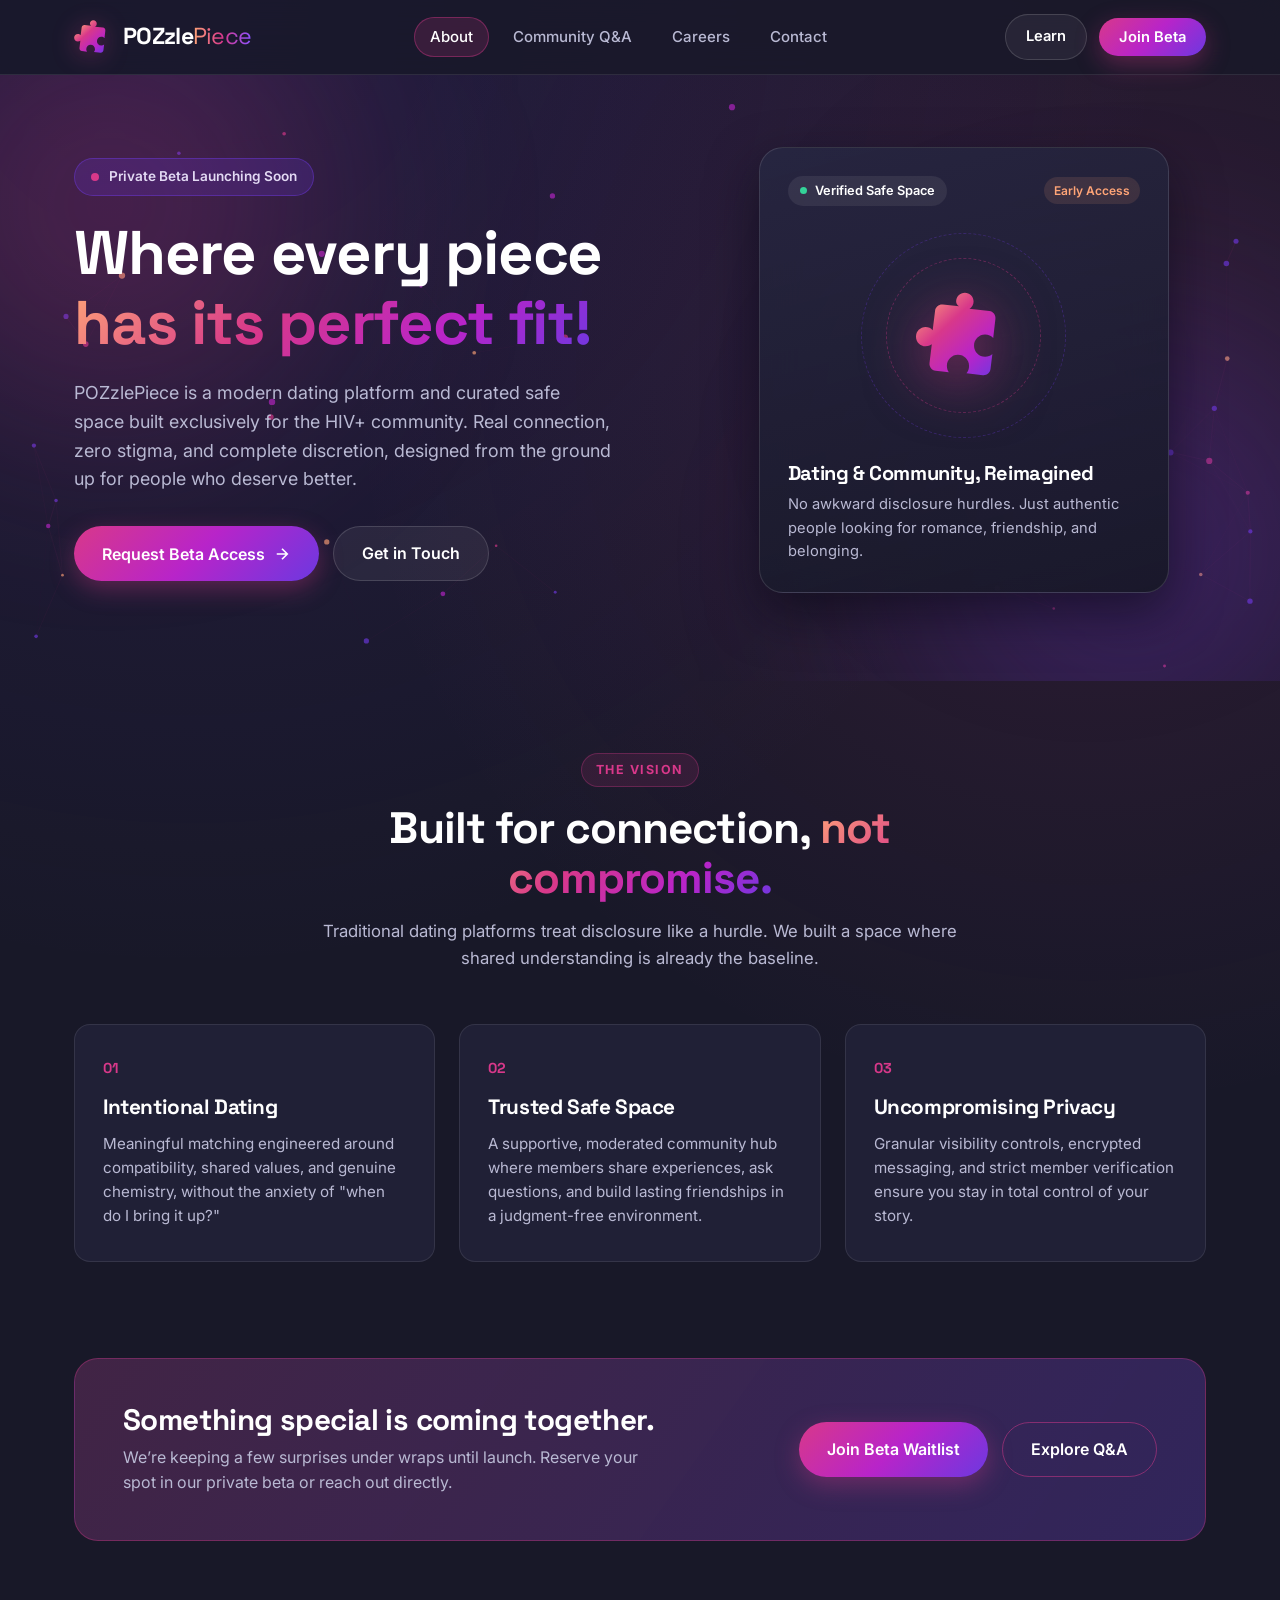
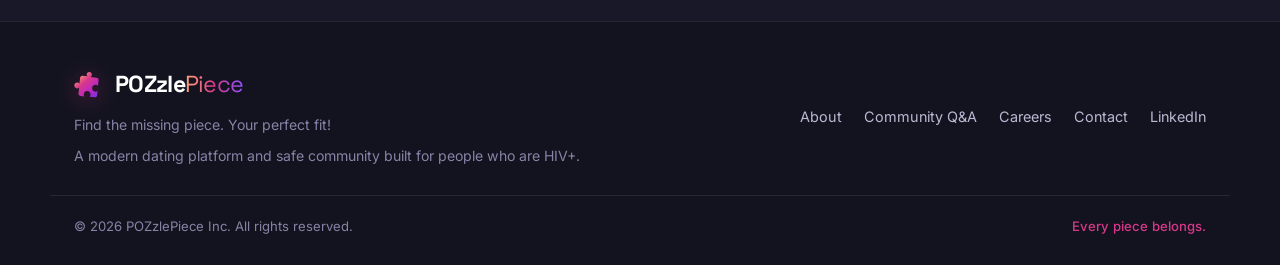
<file: index.html>
<!DOCTYPE html>
<html lang="en">
<head>
  <meta charset="UTF-8" />
  <meta name="viewport" content="width=device-width, initial-scale=1.0" />
  <title>POZzlePiece — About & Community</title>
  <link rel="preconnect" href="https://fonts.googleapis.com" />
  <link rel="preconnect" href="https://fonts.gstatic.com" crossorigin />
  <link href="https://fonts.googleapis.com/css2?family=Inter:wght@300;400;500;600;700;800&family=Space+Grotesk:wght@600;700&display=swap" rel="stylesheet" />
  <link rel="stylesheet" href="styles.css" />
</head>
<body>

  <!-- Navigation -->
  <header class="site-header" id="siteHeader">
    <div class="nav-inner">
      <a href="index.html" class="brand" aria-label="POZzlePiece Home">
        <svg class="brand-icon" viewBox="0 0 110 105" fill="none" xmlns="http://www.w3.org/2000/svg">
          <defs>
            <linearGradient id="puzzleGrad" x1="15" y1="8" x2="92" y2="96" gradientUnits="userSpaceOnUse">
              <stop offset="0%" stop-color="#FFA577" />
              <stop offset="35%" stop-color="#D8388A" />
              <stop offset="72%" stop-color="#B824C9" />
              <stop offset="100%" stop-color="#6D38E0" />
            </linearGradient>
          </defs>
          <path d="M46 14C46 8.5 50.5 4 56 4C61.5 4 66 8.5 66 14C66 17.5 64.1 20.6 61.3 22.3L84 25C88.4 25.5 91.5 29.5 91 33.9L88.5 56C86.2 53.5 82.9 52 79.2 52C72.2 52 66.5 57.7 66.5 64.7C66.5 71.7 72.2 77.4 79.2 77.4C82.4 77.4 85.3 76.2 87.5 74.2L85.4 91.5C84.9 95.9 80.9 99 76.5 98.5L57.8 96.3C59.7 94 60.8 91.1 60.8 87.9C60.8 80.9 55.1 75.2 48.1 75.2C41.1 75.2 35.4 80.9 35.4 87.9C35.4 90.6 36.3 93.1 37.7 95.2L22.5 93.4C18.1 92.9 15 88.9 15.5 84.5L18.1 63.2C16.1 64.6 13.7 65.4 11 65.4C4.9 65.4 0 60.5 0 54.4C0 48.3 4.9 43.4 11 43.4C14.2 43.4 17.1 44.8 19.1 47L21.9 24.5C22.4 20.1 26.4 17 30.8 17.5L49.5 19.7C47.3 18.1 46 16.2 46 14Z" fill="url(#puzzleGrad)"/>
        </svg>
        <div class="brand-wordmark">
          <span class="brand-poz">POZzle</span><span class="brand-piece">Piece</span>
        </div>
      </a>

      <nav class="nav-links" id="navLinks">
        <a href="index.html" class="nav-link active">About</a>
        <a href="qa.html" class="nav-link">Community Q&amp;A</a>
        <a href="careers.html" class="nav-link">Careers</a>
        <a href="contact.html" class="nav-link">Contact</a>
        <a class="btn btn-glass" id="btn-mobile" href="https://yourperfectfit.gumroad.com/">Learn</a>
        <button class="btn btn-primary" id="btn-mobile" data-open-beta>Join Beta</button>
      </nav>

      <div class="nav-actions">
        <a class="btn btn-glass" id="btn-desktop" href="https://yourperfectfit.gumroad.com/">Learn</a>
        <button class="btn btn-primary" id="btn-desktop" data-open-beta>Join Beta</button>
        <button class="mobile-toggle" id="mobileToggle" aria-label="Toggle Menu">
          <span></span>
          <span></span>
          <span></span>
        </button>
      </div>
    </div>
  </header>

  <main>
    <div class="hero">
      <canvas id="constellationCanvas"></canvas>
      <div class="hero-glow glow-1"></div>
      <div class="hero-glow glow-2"></div>

      <div class="container hero-grid">
        <div class="hero-copy reveal">
          <div class="eyebrow">
            <span class="pulse-dot"></span>
            Private Beta Launching Soon
          </div>
          <h1>Where every piece <span class="gradient-text">has its perfect fit!</span></h1>
          <p class="hero-subtitle">
            POZzlePiece is a modern dating platform and curated safe space built exclusively for the HIV+ community. Real connection, zero stigma, and complete discretion, designed from the ground up for people who deserve better.
          </p>
          <div class="hero-cta-group">
            <button class="btn btn-primary btn-lg" data-open-beta>
              Request Beta Access
              <svg width="18" height="18" viewBox="0 0 24 24" fill="none" stroke="currentColor" stroke-width="2.2"><path d="M5 12h14M12 5l7 7-7 7"/></svg>
            </button>
            <a href="contact.html" class="btn btn-glass btn-lg">Get in Touch</a>
          </div>
        </div>

        <div class="hero-visual reveal">
          <div class="showcase-card main-card">
            <div class="card-top-bar">
              <div class="status-pill"><span class="dot"></span> Verified Safe Space</div>
              <span class="chip">Early Access</span>
            </div>
            <div class="puzzle-emblem-wrap">
              <div class="orbit-ring ring-1"></div>
              <div class="orbit-ring ring-2"></div>
              <svg class="center-puzzle" viewBox="0 0 110 105" fill="none">
                <defs>
                  <linearGradient id="heroPuzzleGrad" x1="10" y1="5" x2="95" y2="98" gradientUnits="userSpaceOnUse">
                    <stop offset="0%" stop-color="#FFA577" />
                    <stop offset="35%" stop-color="#D8388A" />
                    <stop offset="70%" stop-color="#B824C9" />
                    <stop offset="100%" stop-color="#6D38E0" />
                  </linearGradient>
                </defs>
                <path d="M46 14C46 8.5 50.5 4 56 4C61.5 4 66 8.5 66 14C66 17.5 64.1 20.6 61.3 22.3L84 25C88.4 25.5 91.5 29.5 91 33.9L88.5 56C86.2 53.5 82.9 52 79.2 52C72.2 52 66.5 57.7 66.5 64.7C66.5 71.7 72.2 77.4 79.2 77.4C82.4 77.4 85.3 76.2 87.5 74.2L85.4 91.5C84.9 95.9 80.9 99 76.5 98.5L57.8 96.3C59.7 94 60.8 91.1 60.8 87.9C60.8 80.9 55.1 75.2 48.1 75.2C41.1 75.2 35.4 80.9 35.4 87.9C35.4 90.6 36.3 93.1 37.7 95.2L22.5 93.4C18.1 92.9 15 88.9 15.5 84.5L18.1 63.2C16.1 64.6 13.7 65.4 11 65.4C4.9 65.4 0 60.5 0 54.4C0 48.3 4.9 43.4 11 43.4C14.2 43.4 17.1 44.8 19.1 47L21.9 24.5C22.4 20.1 26.4 17 30.8 17.5L49.5 19.7C47.3 18.1 46 16.2 46 14Z" fill="url(#heroPuzzleGrad)"/>
              </svg>
            </div>
            <div class="card-caption">
              <h3>Dating &amp; Community, Reimagined</h3>
              <p>No awkward disclosure hurdles. Just authentic people looking for romance, friendship, and belonging.</p>
            </div>
          </div>
        </div>
      </div>
    </div>

    <!-- The Vision Section -->
    <div class="section container">
      <div class="section-header reveal">
        <span class="section-tag">The Vision</span>
        <h2>Built for connection, <span class="gradient-text">not compromise.</span></h2>
        <p>Traditional dating platforms treat disclosure like a hurdle. We built a space where shared understanding is already the baseline.</p>
      </div>

      <div class="pillars-grid">
        <article class="pillar-card reveal">
          <div class="pillar-num">01</div>
          <h3>Intentional Dating</h3>
          <p>Meaningful matching engineered around compatibility, shared values, and genuine chemistry, without the anxiety of "when do I bring it up?"</p>
        </article>

        <article class="pillar-card reveal">
          <div class="pillar-num">02</div>
          <h3>Trusted Safe Space</h3>
          <p>A supportive, moderated community hub where members share experiences, ask questions, and build lasting friendships in a judgment-free environment.</p>
        </article>

        <article class="pillar-card reveal">
          <div class="pillar-num">03</div>
          <h3>Uncompromising Privacy</h3>
          <p>Granular visibility controls, encrypted messaging, and strict member verification ensure you stay in total control of your story.</p>
        </article>
      </div>
    </div>

    <!-- Teaser Banner -->
    <div class="container reveal">
      <div class="cta-banner">
        <div class="cta-banner-text">
          <h2>Something special is coming together.</h2>
          <p>We’re keeping a few surprises under wraps until launch. Reserve your spot in our private beta or reach out directly.</p>
        </div>
        <div class="cta-banner-actions">
          <button class="btn btn-primary btn-lg" data-open-beta>Join Beta Waitlist</button>
          <a href="qa.html" class="btn btn-outline btn-lg">Explore Q&amp;A</a>
        </div>
      </div>
    </div>
  </main>

  <!-- Footer -->
  <footer class="site-footer">
    <div class="container footer-inner">
      <div class="footer-brand">
        <a href="index.html" class="brand">
          <svg class="brand-icon small" viewBox="0 0 110 105" fill="none">
            <defs>
              <linearGradient id="footerPuzzleGrad" x1="15" y1="8" x2="92" y2="96" gradientUnits="userSpaceOnUse">
                <stop offset="0%" stop-color="#FFA577" />
                <stop offset="35%" stop-color="#D8388A" />
                <stop offset="72%" stop-color="#B824C9" />
                <stop offset="100%" stop-color="#6D38E0" />
              </linearGradient>
            </defs>
            <path d="M46 14C46 8.5 50.5 4 56 4C61.5 4 66 8.5 66 14C66 17.5 64.1 20.6 61.3 22.3L84 25C88.4 25.5 91.5 29.5 91 33.9L88.5 56C86.2 53.5 82.9 52 79.2 52C72.2 52 66.5 57.7 66.5 64.7C66.5 71.7 72.2 77.4 79.2 77.4C82.4 77.4 85.3 76.2 87.5 74.2L85.4 91.5C84.9 95.9 80.9 99 76.5 98.5L57.8 96.3C59.7 94 60.8 91.1 60.8 87.9C60.8 80.9 55.1 75.2 48.1 75.2C41.1 75.2 35.4 80.9 35.4 87.9C35.4 90.6 36.3 93.1 37.7 95.2L22.5 93.4C18.1 92.9 15 88.9 15.5 84.5L18.1 63.2C16.1 64.6 13.7 65.4 11 65.4C4.9 65.4 0 60.5 0 54.4C0 48.3 4.9 43.4 11 43.4C14.2 43.4 17.1 44.8 19.1 47L21.9 24.5C22.4 20.1 26.4 17 30.8 17.5L49.5 19.7C47.3 18.1 46 16.2 46 14Z" fill="url(#footerPuzzleGrad)"/>
          </svg>
          <div class="brand-wordmark">
            <span class="brand-poz">POZzle</span><span class="brand-piece">Piece</span>
          </div>
        </a>
        <p>Find the missing piece. Your perfect fit!</p>
        <p>A modern dating platform and safe community built for people who are HIV+.</p>
      </div>

      <div class="footer-links">
        <a href="index.html">About</a>
        <a href="qa.html">Community Q&amp;A</a>
        <a href="careers.html">Careers</a>
        <a href="contact.html">Contact</a>
        <a href="https://www.linkedin.com/company/pozzlepiece-inc/" target="_blank" rel="noopener noreferrer">LinkedIn</a>
      </div>
    </div>
    <div class="container footer-bottom">
      <span>&copy; 2026 POZzlePiece Inc. All rights reserved.</span>
      <span class="footer-tagline">Every piece belongs.</span>
    </div>
  </footer>

  <!-- Beta Signup Modal -->
  <div class="modal-backdrop" id="betaModal" aria-hidden="true">
    <div class="modal-card" role="dialog" aria-modal="true" aria-labelledby="betaModalTitle">
      <button class="modal-close" id="closeBetaModal" aria-label="Close modal">&times;</button>
      <div class="modal-header">
        <span class="section-tag">Early Access</span>
        <h2 id="betaModalTitle">Join the <span class="gradient-text">POZzlePiece</span> Beta</h2>
        <p>Be among the first to experience a safe, stigma-free space built for real connection.</p>
      </div>
      <form id="betaForm">
        <div class="form-group">
          <label for="betaName">First Name or Alias *</label>
          <input type="text" id="betaName" required placeholder="How should we greet you?" />
        </div>
        <div class="form-group">
          <label for="betaEmail">Email Address *</label>
          <input type="email" id="betaEmail" required placeholder="you@example.com" />
        </div>
        <div class="form-row">
          <div class="form-group">
            <label for="betaPlatform">Preferred Device</label>
            <select id="betaPlatform">
              <option value="iOS">iOS (iPhone)</option>
              <option value="Android">Android</option>
              <option value="Web">Web App</option>
            </select>
          </div>
          <div class="form-group">
            <label for="betaCity">City / Region</label>
            <input type="text" id="betaCity" placeholder="e.g., New York, LA, Remote" />
          </div>
        </div>
        <div class="form-group">
          <label for="betaInterest">What excites you most?</label>
          <select id="betaInterest">
            <option value="Dating & Relationships">Dating &amp; Relationships</option>
            <option value="Community & Friendships">Community &amp; Friendships</option>
            <option value="Both">Both Dating &amp; Community</option>
          </select>
        </div>
        <button type="submit" class="btn btn-primary btn-full btn-lg">Reserve My Spot</button>
        <p class="privacy-note">100% confidential. We never share or sell your information.</p>
      </form>
    </div>
  </div>

  <div class="toast" id="toast" role="status" aria-live="polite"></div>
  <script src="script.js"></script>
</body>
</html>
</file>
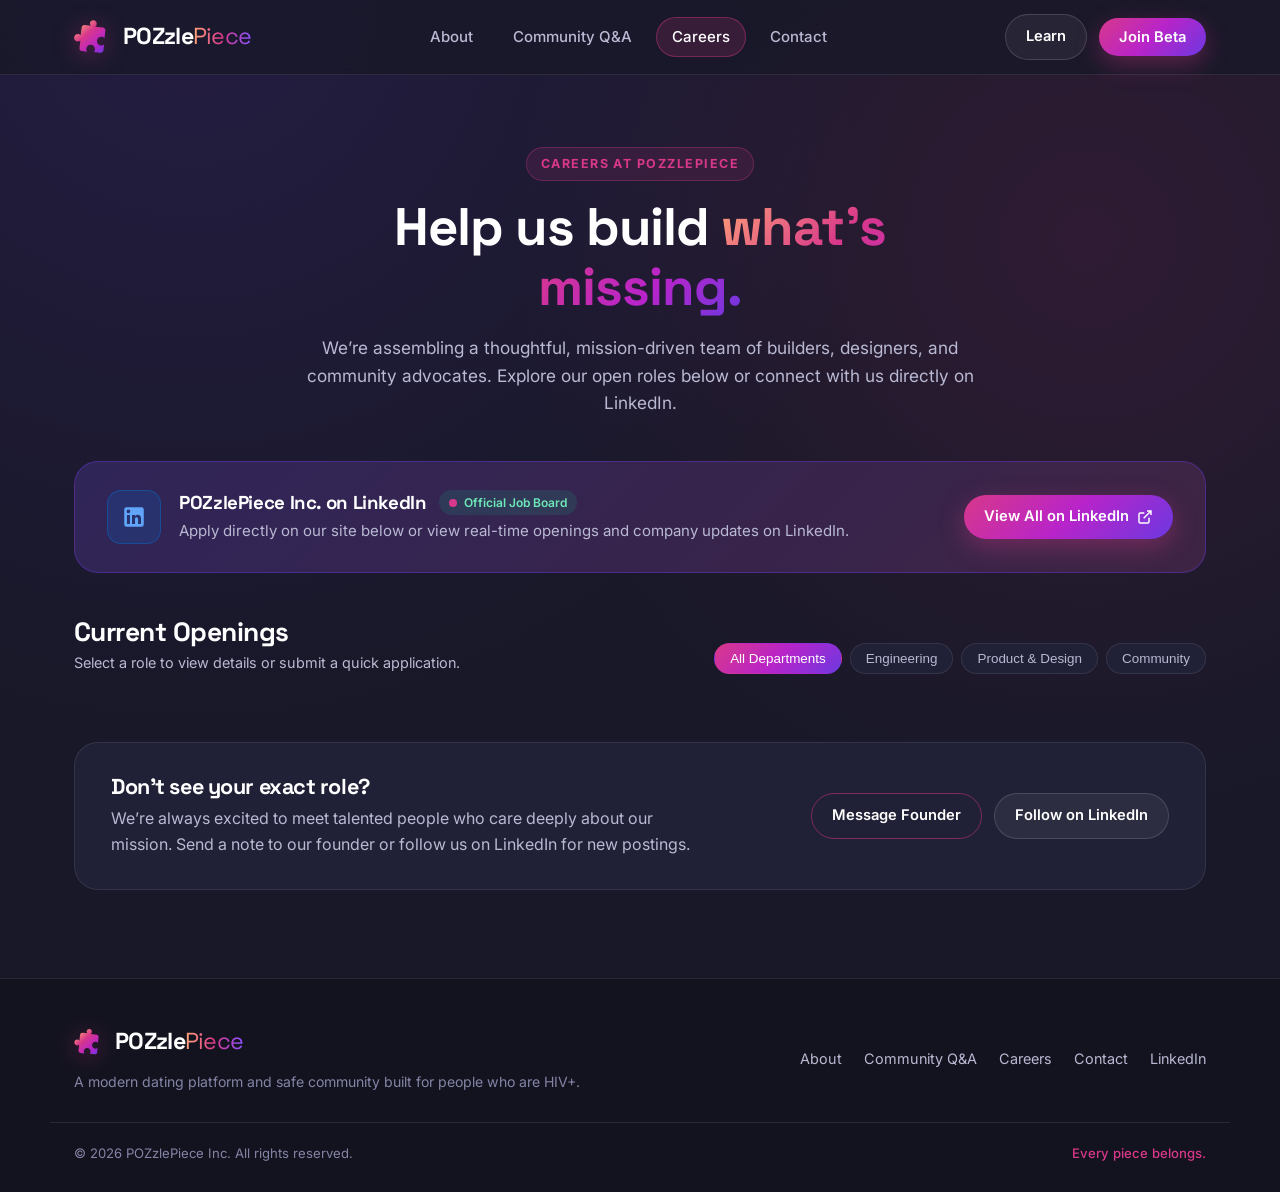
<file: careers.html>
<!DOCTYPE html>
<html lang="en">
<head>
  <meta charset="UTF-8" />
  <meta name="viewport" content="width=device-width, initial-scale=1.0" />
  <title>POZzlePiece — Careers</title>
  <link rel="preconnect" href="https://fonts.googleapis.com" />
  <link rel="preconnect" href="https://fonts.gstatic.com" crossorigin />
  <link href="https://fonts.googleapis.com/css2?family=Inter:wght@300;400;500;600;700;800&family=Space+Grotesk:wght@600;700&display=swap" rel="stylesheet" />
  <link rel="stylesheet" href="styles.css" />
</head>
<body>

  <!-- Navigation -->
  <header class="site-header" id="siteHeader">
    <div class="nav-inner">
      <a href="index.html" class="brand" aria-label="POZzlePiece Home">
        <svg class="brand-icon" viewBox="0 0 110 105" fill="none" xmlns="http://www.w3.org/2000/svg">
          <defs>
            <linearGradient id="puzzleGrad" x1="15" y1="8" x2="92" y2="96" gradientUnits="userSpaceOnUse">
              <stop offset="0%" stop-color="#FFA577" />
              <stop offset="35%" stop-color="#D8388A" />
              <stop offset="72%" stop-color="#B824C9" />
              <stop offset="100%" stop-color="#6D38E0" />
            </linearGradient>
          </defs>
          <path d="M46 14C46 8.5 50.5 4 56 4C61.5 4 66 8.5 66 14C66 17.5 64.1 20.6 61.3 22.3L84 25C88.4 25.5 91.5 29.5 91 33.9L88.5 56C86.2 53.5 82.9 52 79.2 52C72.2 52 66.5 57.7 66.5 64.7C66.5 71.7 72.2 77.4 79.2 77.4C82.4 77.4 85.3 76.2 87.5 74.2L85.4 91.5C84.9 95.9 80.9 99 76.5 98.5L57.8 96.3C59.7 94 60.8 91.1 60.8 87.9C60.8 80.9 55.1 75.2 48.1 75.2C41.1 75.2 35.4 80.9 35.4 87.9C35.4 90.6 36.3 93.1 37.7 95.2L22.5 93.4C18.1 92.9 15 88.9 15.5 84.5L18.1 63.2C16.1 64.6 13.7 65.4 11 65.4C4.9 65.4 0 60.5 0 54.4C0 48.3 4.9 43.4 11 43.4C14.2 43.4 17.1 44.8 19.1 47L21.9 24.5C22.4 20.1 26.4 17 30.8 17.5L49.5 19.7C47.3 18.1 46 16.2 46 14Z" fill="url(#puzzleGrad)"/>
        </svg>
        <div class="brand-wordmark">
          <span class="brand-poz">POZzle</span><span class="brand-piece">Piece</span>
        </div>
      </a>

      <nav class="nav-links" id="navLinks">
        <a href="index.html" class="nav-link">About</a>
        <a href="qa.html" class="nav-link">Community Q&amp;A</a>
        <a href="careers.html" class="nav-link active">Careers</a>
        <a href="contact.html" class="nav-link">Contact</a>
        <a class="btn btn-glass" id="btn-mobile" href="https://yourperfectfit.gumroad.com/">Learn</a>
        <button class="btn btn-primary" id="btn-mobile" data-open-beta>Join Beta</button>
      </nav>

      <div class="nav-actions">
        <a class="btn btn-glass" id="btn-desktop" href="https://yourperfectfit.gumroad.com/">Learn</a>
        <button class="btn btn-primary" id="btn-desktop" data-open-beta>Join Beta</button>
        <button class="mobile-toggle" id="mobileToggle" aria-label="Toggle Menu">
          <span></span>
          <span></span>
          <span></span>
        </button>
      </div>
    </div>
  </header>

  <main>
    <div class="page-hero container">
      <span class="section-tag">Careers at POZzlePiece</span>
      <h1>Help us build <span class="gradient-text">what’s missing.</span></h1>
      <p>We’re assembling a thoughtful, mission-driven team of builders, designers, and community advocates. Explore our open roles below or connect with us directly on LinkedIn.</p>
    </div>

    <div class="container">
      <!-- LinkedIn Sync Banner -->
      <div class="linkedin-banner">
        <div class="li-left">
          <div class="li-icon-box">
            <svg width="26" height="26" viewBox="0 0 24 24" fill="currentColor"><path d="M19 3a2 2 0 0 1 2 2v14a2 2 0 0 1-2 2H5a2 2 0 0 1-2-2V5a2 2 0 0 1 2-2h14m-.5 15.5v-5.3a3.26 3.26 0 0 0-3.26-3.26c-.85 0-1.84.52-2.28 1.3v-1.11h-2.79v8.37h2.79v-4.93c0-.77.62-1.4 1.39-1.4a1.4 1.4 0 0 1 1.4 1.4v4.93h2.75M6.88 8.56a1.68 1.68 0 0 0 1.68-1.68c0-.93-.75-1.69-1.68-1.69a1.69 1.69 0 0 0-1.69 1.69c0 .93.76 1.68 1.69 1.68m1.39 9.94v-8.37H5.5v8.37h2.77z"/></svg>
          </div>
          <div>
            <div class="li-title-row">
              <h3>POZzlePiece Inc. on LinkedIn</h3>
              <span class="live-badge"><span class="pulse-dot"></span> Official Job Board</span>
            </div>
            <p>Apply directly on our site below or view real-time openings and company updates on LinkedIn.</p>
          </div>
        </div>
        <div class="li-actions">
          <a href="https://www.linkedin.com/company/pozzlepiece-inc/jobs/" target="_blank" rel="noopener noreferrer" class="btn btn-primary">
            View All on LinkedIn
            <svg width="16" height="16" viewBox="0 0 24 24" fill="none" stroke="currentColor" stroke-width="2.2"><path d="M18 13v6a2 2 0 0 1-2 2H5a2 2 0 0 1-2-2V8a2 2 0 0 1 2-2h6M15 3h6v6M10 14L21 3"/></svg>
          </a>
        </div>
      </div>

      <!-- Department Filters & Live Role Board -->
      <div class="jobs-board-header">
        <div>
          <h2>Current Openings</h2>
          <p class="muted-sm">Select a role to view details or submit a quick application.</p>
        </div>
        <div class="qa-filters" id="jobFilters">
          <button class="filter-chip active" data-dept="All">All Departments</button>
          <button class="filter-chip" data-dept="Engineering">Engineering</button>
          <button class="filter-chip" data-dept="Product & Design">Product &amp; Design</button>
          <button class="filter-chip" data-dept="Community">Community</button>
        </div>
      </div>

      <div class="jobs-list" id="jobsList"></div>

      <!-- General Talent Note -->
      <div class="talent-card">
        <div>
          <h3>Don’t see your exact role?</h3>
          <p>We’re always excited to meet talented people who care deeply about our mission. Send a note to our founder or follow us on LinkedIn for new postings.</p>
        </div>
        <div class="talent-actions">
          <a href="contact.html" class="btn btn-outline">Message Founder</a>
          <a href="https://www.linkedin.com/company/pozzlepiece-inc/" target="_blank" rel="noopener noreferrer" class="btn btn-glass">Follow on LinkedIn</a>
        </div>
      </div>
    </div>
  </main>

  <!-- Footer -->
  <footer class="site-footer">
    <div class="container footer-inner">
      <div class="footer-brand">
        <a href="index.html" class="brand">
          <svg class="brand-icon small" viewBox="0 0 110 105" fill="none">
            <defs>
              <linearGradient id="footerPuzzleGrad" x1="15" y1="8" x2="92" y2="96" gradientUnits="userSpaceOnUse">
                <stop offset="0%" stop-color="#FFA577" />
                <stop offset="35%" stop-color="#D8388A" />
                <stop offset="72%" stop-color="#B824C9" />
                <stop offset="100%" stop-color="#6D38E0" />
              </linearGradient>
            </defs>
            <path d="M46 14C46 8.5 50.5 4 56 4C61.5 4 66 8.5 66 14C66 17.5 64.1 20.6 61.3 22.3L84 25C88.4 25.5 91.5 29.5 91 33.9L88.5 56C86.2 53.5 82.9 52 79.2 52C72.2 52 66.5 57.7 66.5 64.7C66.5 71.7 72.2 77.4 79.2 77.4C82.4 77.4 85.3 76.2 87.5 74.2L85.4 91.5C84.9 95.9 80.9 99 76.5 98.5L57.8 96.3C59.7 94 60.8 91.1 60.8 87.9C60.8 80.9 55.1 75.2 48.1 75.2C41.1 75.2 35.4 80.9 35.4 87.9C35.4 90.6 36.3 93.1 37.7 95.2L22.5 93.4C18.1 92.9 15 88.9 15.5 84.5L18.1 63.2C16.1 64.6 13.7 65.4 11 65.4C4.9 65.4 0 60.5 0 54.4C0 48.3 4.9 43.4 11 43.4C14.2 43.4 17.1 44.8 19.1 47L21.9 24.5C22.4 20.1 26.4 17 30.8 17.5L49.5 19.7C47.3 18.1 46 16.2 46 14Z" fill="url(#footerPuzzleGrad)"/>
          </svg>
          <div class="brand-wordmark">
            <span class="brand-poz">POZzle</span><span class="brand-piece">Piece</span>
          </div>
        </a>
        <p>A modern dating platform and safe community built for people who are HIV+.</p>
      </div>

      <div class="footer-links">
        <a href="index.html">About</a>
        <a href="qa.html">Community Q&amp;A</a>
        <a href="careers.html">Careers</a>
        <a href="contact.html">Contact</a>
        <a href="https://www.linkedin.com/company/pozzlepiece-inc/" target="_blank" rel="noopener noreferrer">LinkedIn</a>
      </div>
    </div>
    <div class="container footer-bottom">
      <span>&copy; 2026 POZzlePiece Inc. All rights reserved.</span>
      <span class="footer-tagline">Every piece belongs.</span>
    </div>
  </footer>

  <!-- Quick Apply Job Modal -->
  <div class="modal-backdrop" id="applyModal" aria-hidden="true">
    <div class="modal-card" role="dialog" aria-modal="true" aria-labelledby="applyModalTitle">
      <button class="modal-close" id="closeApplyModal" aria-label="Close modal">&times;</button>
      <div class="modal-header">
        <span class="section-tag" id="applyRoleDept">Engineering</span>
        <h2 id="applyModalTitle">Apply for Role</h2>
        <p id="applyRoleMeta">Remote &bull; Full-Time</p>
      </div>
      <form id="applyForm">
        <input type="hidden" id="applyRoleTitleInput" />
        <div class="form-group">
          <label for="applicantName">Full Name *</label>
          <input type="text" id="applicantName" required placeholder="Your full name" />
        </div>
        <div class="form-group">
          <label for="applicantEmail">Email Address *</label>
          <input type="email" id="applicantEmail" required placeholder="you@example.com" />
        </div>
        <div class="form-group">
          <label for="applicantLinkedin">LinkedIn Profile or Portfolio URL</label>
          <input type="url" id="applicantLinkedin" placeholder="https://linkedin.com/in/..." />
        </div>
        <div class="form-group">
          <label for="applicantNote">Why POZzlePiece? *</label>
          <textarea id="applicantNote" rows="3" required placeholder="Briefly share your background and what excites you about this role..."></textarea>
        </div>
        <button type="submit" class="btn btn-primary btn-full btn-lg">Submit Application</button>
      </form>
    </div>
  </div>

  <!-- Beta Signup Modal -->
  <div class="modal-backdrop" id="betaModal" aria-hidden="true">
    <div class="modal-card" role="dialog" aria-modal="true" aria-labelledby="betaModalTitle">
      <button class="modal-close" id="closeBetaModal" aria-label="Close modal">&times;</button>
      <div class="modal-header">
        <span class="section-tag">Early Access</span>
        <h2 id="betaModalTitle">Join the <span class="gradient-text">POZzlePiece</span> Beta</h2>
        <p>Be among the first to experience a safe, stigma-free space built for real connection.</p>
      </div>
      <form id="betaForm">
        <div class="form-group">
          <label for="betaName">First Name or Alias *</label>
          <input type="text" id="betaName" required placeholder="How should we greet you?" />
        </div>
        <div class="form-group">
          <label for="betaEmail">Email Address *</label>
          <input type="email" id="betaEmail" required placeholder="you@example.com" />
        </div>
        <div class="form-row">
          <div class="form-group">
            <label for="betaPlatform">Preferred Device</label>
            <select id="betaPlatform">
              <option value="iOS">iOS (iPhone)</option>
              <option value="Android">Android</option>
              <option value="Web">Web App</option>
            </select>
          </div>
          <div class="form-group">
            <label for="betaCity">City / Region</label>
            <input type="text" id="betaCity" placeholder="e.g., New York, LA, Remote" />
          </div>
        </div>
        <div class="form-group">
          <label for="betaInterest">What excites you most?</label>
          <select id="betaInterest">
            <option value="Dating & Relationships">Dating &amp; Relationships</option>
            <option value="Community & Friendships">Community &amp; Friendships</option>
            <option value="Both">Both Dating &amp; Community</option>
          </select>
        </div>
        <button type="submit" class="btn btn-primary btn-full btn-lg">Reserve My Spot</button>
        <p class="privacy-note">100% confidential. We never share or sell your information.</p>
      </form>
    </div>
  </div>

  <div class="toast" id="toast" role="status" aria-live="polite"></div>
  <script src="script.js"></script>
</body>
</html>
</file>
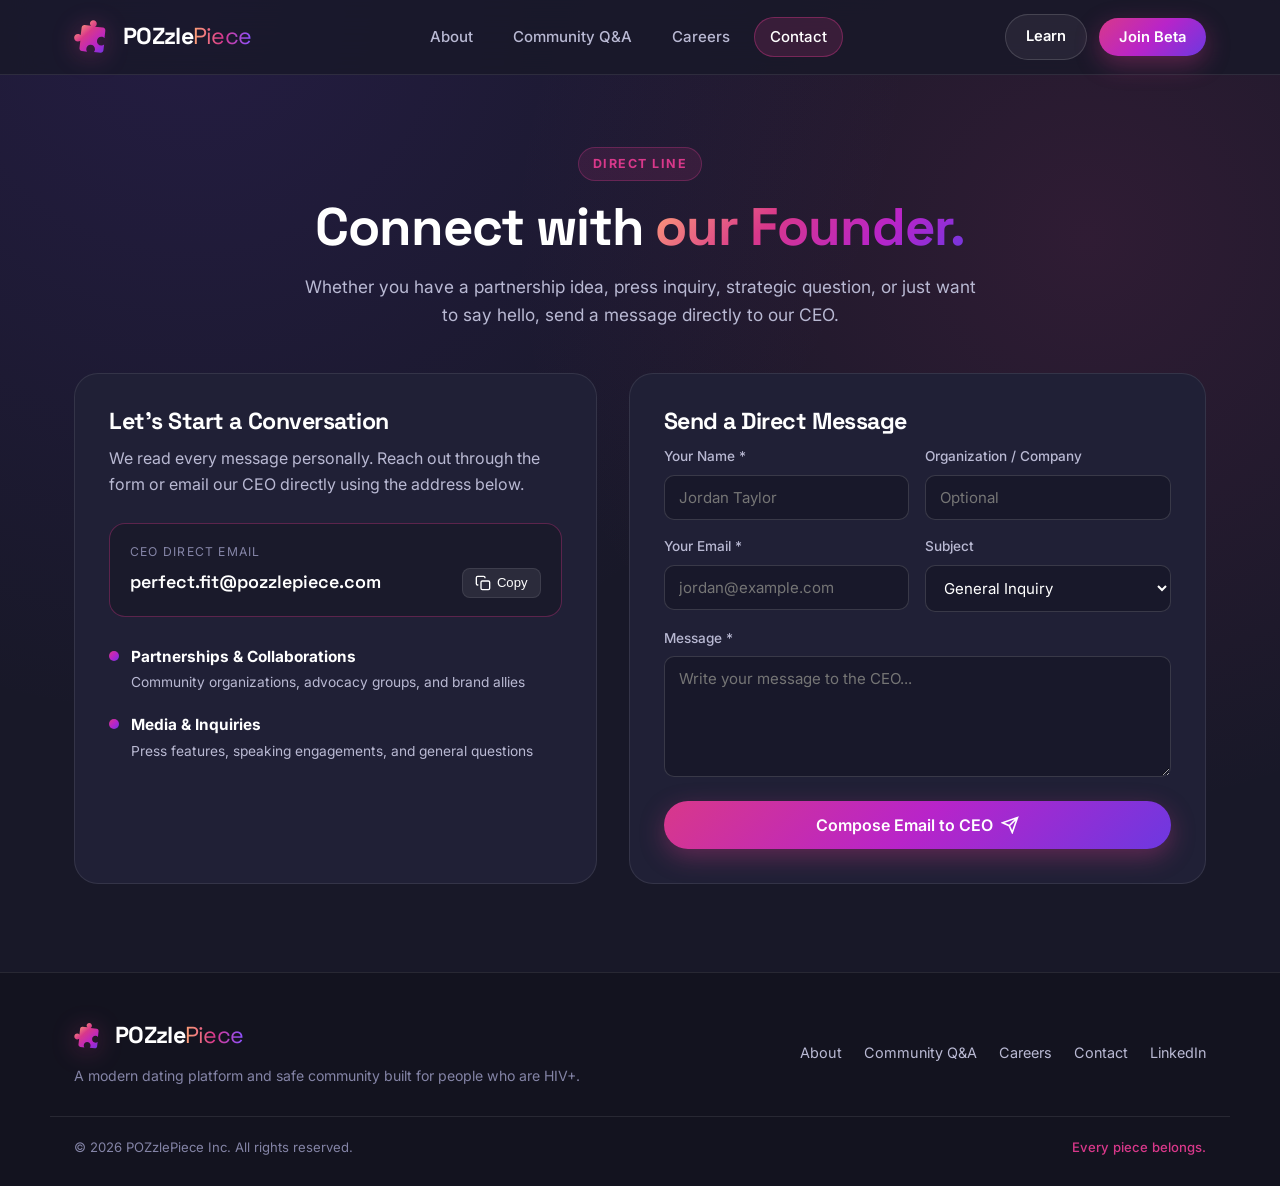
<file: contact.html>
<!DOCTYPE html>
<html lang="en">
<head>
  <meta charset="UTF-8" />
  <meta name="viewport" content="width=device-width, initial-scale=1.0" />
  <title>POZzlePiece — Contact CEO</title>
  <link rel="preconnect" href="https://fonts.googleapis.com" />
  <link rel="preconnect" href="https://fonts.gstatic.com" crossorigin />
  <link href="https://fonts.googleapis.com/css2?family=Inter:wght@300;400;500;600;700;800&family=Space+Grotesk:wght@600;700&display=swap" rel="stylesheet" />
  <link rel="stylesheet" href="styles.css" />
</head>
<body>

  <!-- Navigation -->
  <header class="site-header" id="siteHeader">
    <div class="nav-inner">
      <a href="index.html" class="brand" aria-label="POZzlePiece Home">
        <svg class="brand-icon" viewBox="0 0 110 105" fill="none" xmlns="http://www.w3.org/2000/svg">
          <defs>
            <linearGradient id="puzzleGrad" x1="15" y1="8" x2="92" y2="96" gradientUnits="userSpaceOnUse">
              <stop offset="0%" stop-color="#FFA577" />
              <stop offset="35%" stop-color="#D8388A" />
              <stop offset="72%" stop-color="#B824C9" />
              <stop offset="100%" stop-color="#6D38E0" />
            </linearGradient>
          </defs>
          <path d="M46 14C46 8.5 50.5 4 56 4C61.5 4 66 8.5 66 14C66 17.5 64.1 20.6 61.3 22.3L84 25C88.4 25.5 91.5 29.5 91 33.9L88.5 56C86.2 53.5 82.9 52 79.2 52C72.2 52 66.5 57.7 66.5 64.7C66.5 71.7 72.2 77.4 79.2 77.4C82.4 77.4 85.3 76.2 87.5 74.2L85.4 91.5C84.9 95.9 80.9 99 76.5 98.5L57.8 96.3C59.7 94 60.8 91.1 60.8 87.9C60.8 80.9 55.1 75.2 48.1 75.2C41.1 75.2 35.4 80.9 35.4 87.9C35.4 90.6 36.3 93.1 37.7 95.2L22.5 93.4C18.1 92.9 15 88.9 15.5 84.5L18.1 63.2C16.1 64.6 13.7 65.4 11 65.4C4.9 65.4 0 60.5 0 54.4C0 48.3 4.9 43.4 11 43.4C14.2 43.4 17.1 44.8 19.1 47L21.9 24.5C22.4 20.1 26.4 17 30.8 17.5L49.5 19.7C47.3 18.1 46 16.2 46 14Z" fill="url(#puzzleGrad)"/>
        </svg>
        <div class="brand-wordmark">
          <span class="brand-poz">POZzle</span><span class="brand-piece">Piece</span>
        </div>
      </a>

      <nav class="nav-links" id="navLinks">
        <a href="index.html" class="nav-link">About</a>
        <a href="qa.html" class="nav-link">Community Q&amp;A</a>
        <a href="careers.html" class="nav-link">Careers</a>
        <a href="contact.html" class="nav-link active">Contact</a>
        <a class="btn btn-glass" id="btn-mobile" href="https://yourperfectfit.gumroad.com/">Learn</a>
        <button class="btn btn-primary" id="btn-mobile" data-open-beta>Join Beta</button>
      </nav>

      <div class="nav-actions">
        <a class="btn btn-glass" id="btn-desktop" href="https://yourperfectfit.gumroad.com/">Learn</a>
        <button class="btn btn-primary" id="btn-desktop" data-open-beta>Join Beta</button>
        <button class="mobile-toggle" id="mobileToggle" aria-label="Toggle Menu">
          <span></span>
          <span></span>
          <span></span>
        </button>
      </div>
    </div>
  </header>

  <main>
    <div class="page-hero container">
      <span class="section-tag">Direct Line</span>
      <h1>Connect with <span class="gradient-text">our Founder.</span></h1>
      <p>Whether you have a partnership idea, press inquiry, strategic question, or just want to say hello, send a message directly to our CEO.</p>
    </div>

    <div class="container contact-grid">
      <div class="contact-info-panel">
        <h3>Let’s Start a Conversation</h3>
        <p>We read every message personally. Reach out through the form or email our CEO directly using the address below.</p>

        <div class="direct-email-card">
          <span class="label">CEO Direct Email</span>
          <div class="email-row">
            <a href="mailto:perfect.fit@pozzlepiece.com" class="email-link">perfect.fit@pozzlepiece.com</a>
            <button class="copy-btn" id="copyEmailBtn" title="Copy Email Address">
              <svg width="16" height="16" viewBox="0 0 24 24" fill="none" stroke="currentColor" stroke-width="2"><rect x="9" y="9" width="13" height="13" rx="2"/><path d="M5 15H4a2 2 0 0 1-2-2V4a2 2 0 0 1 2-2h9a2 2 0 0 1 2 2v1"/></svg>
              <span id="copyBtnText">Copy</span>
            </button>
          </div>
        </div>

        <div class="contact-highlights">
          <div class="highlight-item">
            <span class="h-dot"></span>
            <div>
              <strong>Partnerships &amp; Collaborations</strong>
              <small>Community organizations, advocacy groups, and brand allies</small>
            </div>
          </div>
          <div class="highlight-item">
            <span class="h-dot"></span>
            <div>
              <strong>Media &amp; Inquiries</strong>
              <small>Press features, speaking engagements, and general questions</small>
            </div>
          </div>
        </div>
      </div>

      <div class="contact-form-panel">
        <h3>Send a Direct Message</h3>
        <form id="contactForm">
          <div class="form-row">
            <div class="form-group">
              <label for="senderName">Your Name *</label>
              <input type="text" id="senderName" required placeholder="Jordan Taylor" />
            </div>
            <div class="form-group">
              <label for="senderOrg">Organization / Company</label>
              <input type="text" id="senderOrg" placeholder="Optional" />
            </div>
          </div>

          <div class="form-row">
            <div class="form-group">
              <label for="senderEmail">Your Email *</label>
              <input type="email" id="senderEmail" required placeholder="jordan@example.com" />
            </div>
            <div class="form-group">
              <label for="inquiryTopic">Subject</label>
              <select id="inquiryTopic">
                <option value="General Inquiry">General Inquiry</option>
                <option value="Strategic Partnership">Strategic Partnership</option>
                <option value="Community Collaboration">Community Collaboration</option>
                <option value="Press / Media">Press / Media</option>
                <option value="Other">Other</option>
              </select>
            </div>
          </div>

          <div class="form-group">
            <label for="senderMessage">Message *</label>
            <textarea id="senderMessage" rows="5" required placeholder="Write your message to the CEO..."></textarea>
          </div>

          <div class="form-actions">
            <button type="submit" class="btn btn-primary btn-lg btn-full">
              Compose Email to CEO
              <svg width="18" height="18" viewBox="0 0 24 24" fill="none" stroke="currentColor" stroke-width="2.2"><path d="M22 2L11 13M22 2l-7 20-4-9-9-4 20-7z"/></svg>
            </button>
          </div>
        </form>
      </div>
    </div>
  </main>

  <!-- Footer -->
  <footer class="site-footer">
    <div class="container footer-inner">
      <div class="footer-brand">
        <a href="index.html" class="brand">
          <svg class="brand-icon small" viewBox="0 0 110 105" fill="none">
            <defs>
              <linearGradient id="footerPuzzleGrad" x1="15" y1="8" x2="92" y2="96" gradientUnits="userSpaceOnUse">
                <stop offset="0%" stop-color="#FFA577" />
                <stop offset="35%" stop-color="#D8388A" />
                <stop offset="72%" stop-color="#B824C9" />
                <stop offset="100%" stop-color="#6D38E0" />
              </linearGradient>
            </defs>
            <path d="M46 14C46 8.5 50.5 4 56 4C61.5 4 66 8.5 66 14C66 17.5 64.1 20.6 61.3 22.3L84 25C88.4 25.5 91.5 29.5 91 33.9L88.5 56C86.2 53.5 82.9 52 79.2 52C72.2 52 66.5 57.7 66.5 64.7C66.5 71.7 72.2 77.4 79.2 77.4C82.4 77.4 85.3 76.2 87.5 74.2L85.4 91.5C84.9 95.9 80.9 99 76.5 98.5L57.8 96.3C59.7 94 60.8 91.1 60.8 87.9C60.8 80.9 55.1 75.2 48.1 75.2C41.1 75.2 35.4 80.9 35.4 87.9C35.4 90.6 36.3 93.1 37.7 95.2L22.5 93.4C18.1 92.9 15 88.9 15.5 84.5L18.1 63.2C16.1 64.6 13.7 65.4 11 65.4C4.9 65.4 0 60.5 0 54.4C0 48.3 4.9 43.4 11 43.4C14.2 43.4 17.1 44.8 19.1 47L21.9 24.5C22.4 20.1 26.4 17 30.8 17.5L49.5 19.7C47.3 18.1 46 16.2 46 14Z" fill="url(#footerPuzzleGrad)"/>
          </svg>
          <div class="brand-wordmark">
            <span class="brand-poz">POZzle</span><span class="brand-piece">Piece</span>
          </div>
        </a>
        <p>A modern dating platform and safe community built for people who are HIV+.</p>
      </div>

      <div class="footer-links">
        <a href="index.html">About</a>
        <a href="qa.html">Community Q&amp;A</a>
        <a href="careers.html">Careers</a>
        <a href="contact.html">Contact</a>
        <a href="https://www.linkedin.com/company/pozzlepiece-inc/" target="_blank" rel="noopener noreferrer">LinkedIn</a>
      </div>
    </div>
    <div class="container footer-bottom">
      <span>&copy; 2026 POZzlePiece Inc. All rights reserved.</span>
      <span class="footer-tagline">Every piece belongs.</span>
    </div>
  </footer>

  <!-- Beta Signup Modal -->
  <div class="modal-backdrop" id="betaModal" aria-hidden="true">
    <div class="modal-card" role="dialog" aria-modal="true" aria-labelledby="betaModalTitle">
      <button class="modal-close" id="closeBetaModal" aria-label="Close modal">&times;</button>
      <div class="modal-header">
        <span class="section-tag">Early Access</span>
        <h2 id="betaModalTitle">Join the <span class="gradient-text">POZzlePiece</span> Beta</h2>
        <p>Be among the first to experience a safe, stigma-free space built for real connection.</p>
      </div>
      <form id="betaForm">
        <div class="form-group">
          <label for="betaName">First Name or Alias *</label>
          <input type="text" id="betaName" required placeholder="How should we greet you?" />
        </div>
        <div class="form-group">
          <label for="betaEmail">Email Address *</label>
          <input type="email" id="betaEmail" required placeholder="you@example.com" />
        </div>
        <div class="form-row">
          <div class="form-group">
            <label for="betaPlatform">Preferred Device</label>
            <select id="betaPlatform">
              <option value="iOS">iOS (iPhone)</option>
              <option value="Android">Android</option>
              <option value="Web">Web App</option>
            </select>
          </div>
          <div class="form-group">
            <label for="betaCity">City / Region</label>
            <input type="text" id="betaCity" placeholder="e.g., New York, LA, Remote" />
          </div>
        </div>
        <div class="form-group">
          <label for="betaInterest">What excites you most?</label>
          <select id="betaInterest">
            <option value="Dating & Relationships">Dating &amp; Relationships</option>
            <option value="Community & Friendships">Community &amp; Friendships</option>
            <option value="Both">Both Dating &amp; Community</option>
          </select>
        </div>
        <button type="submit" class="btn btn-primary btn-full btn-lg">Reserve My Spot</button>
        <p class="privacy-note">100% confidential. We never share or sell your information.</p>
      </form>
    </div>
  </div>

  <div class="toast" id="toast" role="status" aria-live="polite"></div>
  <script src="script.js"></script>
</body>
</html>
</file>
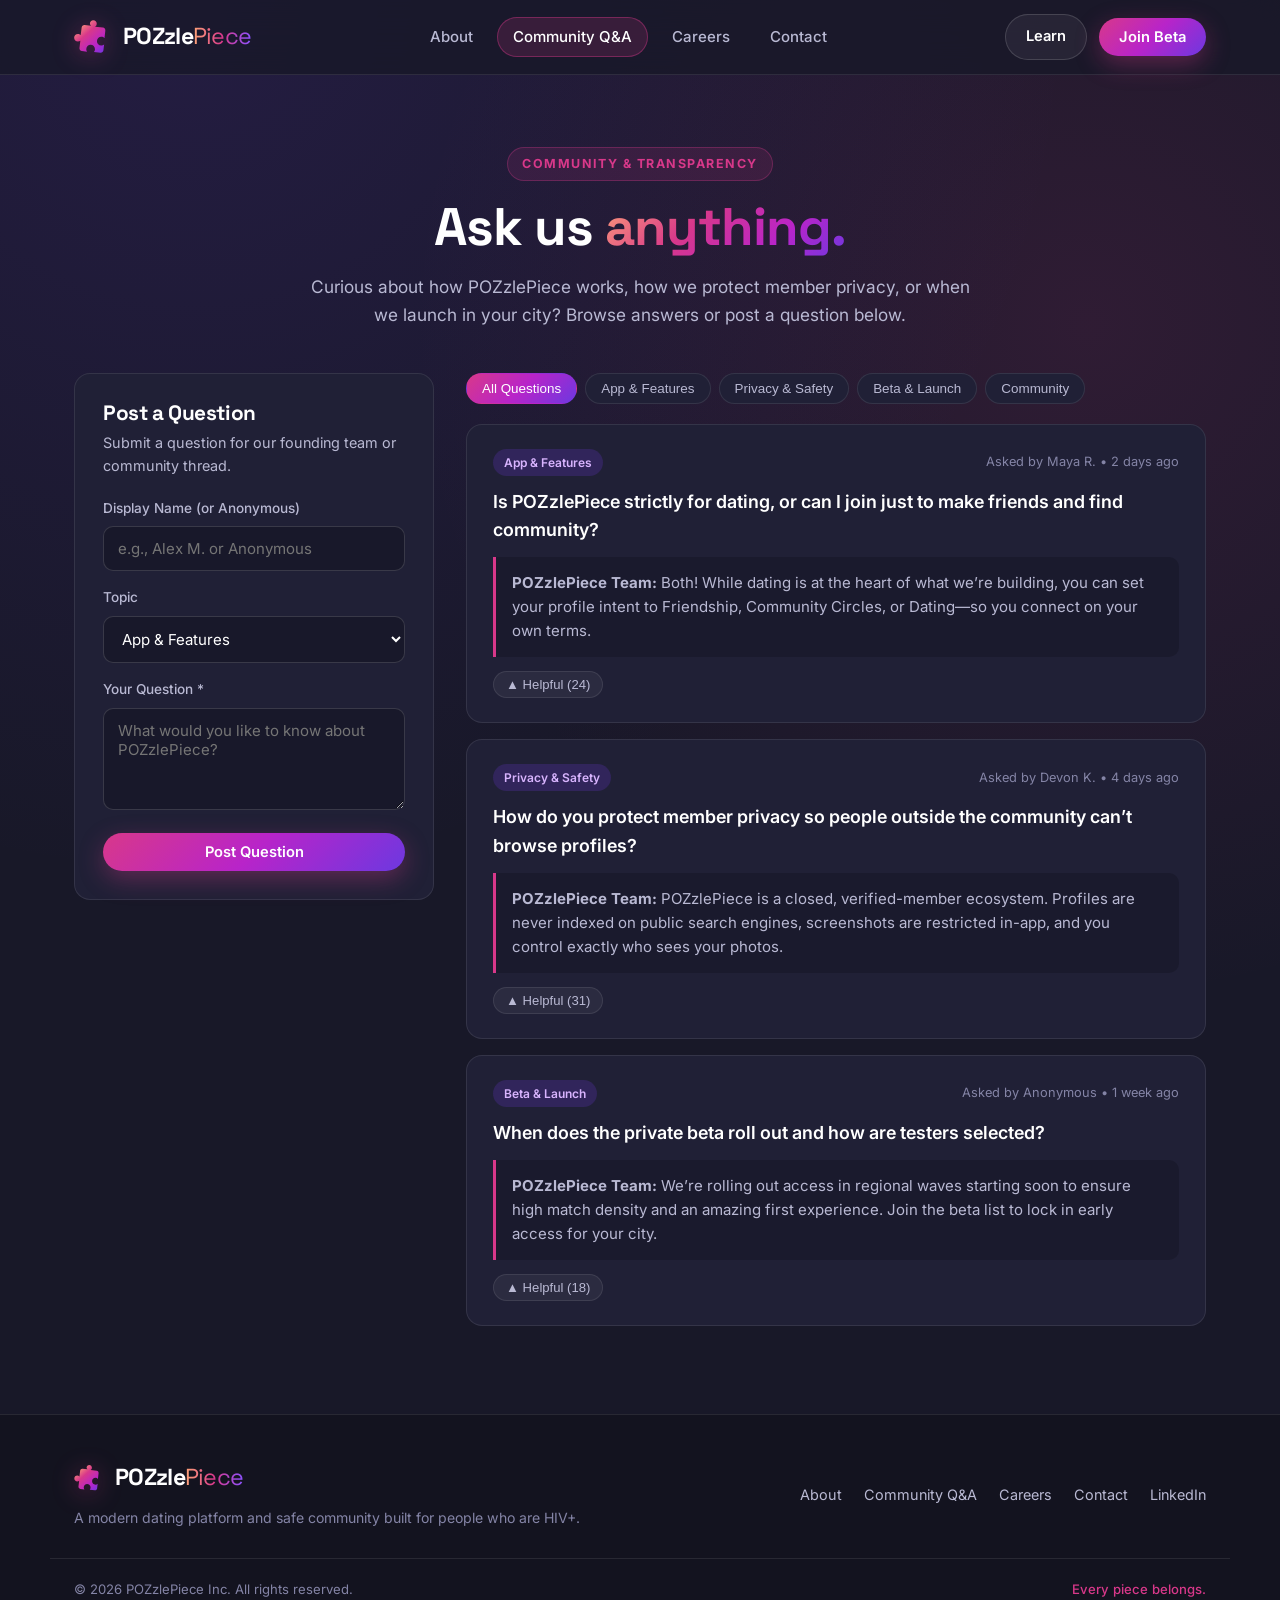
<file: qa.html>
<!DOCTYPE html>
<html lang="en">
<head>
  <meta charset="UTF-8" />
  <meta name="viewport" content="width=device-width, initial-scale=1.0" />
  <title>POZzlePiece — Community Q&A</title>
  <link rel="preconnect" href="https://fonts.googleapis.com" />
  <link rel="preconnect" href="https://fonts.gstatic.com" crossorigin />
  <link href="https://fonts.googleapis.com/css2?family=Inter:wght@300;400;500;600;700;800&family=Space+Grotesk:wght@600;700&display=swap" rel="stylesheet" />
  <link rel="stylesheet" href="styles.css" />
</head>
<body>

  <!-- Navigation -->
  <header class="site-header" id="siteHeader">
    <div class="nav-inner">
      <a href="index.html" class="brand" aria-label="POZzlePiece Home">
        <svg class="brand-icon" viewBox="0 0 110 105" fill="none" xmlns="http://www.w3.org/2000/svg">
          <defs>
            <linearGradient id="puzzleGrad" x1="15" y1="8" x2="92" y2="96" gradientUnits="userSpaceOnUse">
              <stop offset="0%" stop-color="#FFA577" />
              <stop offset="35%" stop-color="#D8388A" />
              <stop offset="72%" stop-color="#B824C9" />
              <stop offset="100%" stop-color="#6D38E0" />
            </linearGradient>
          </defs>
          <path d="M46 14C46 8.5 50.5 4 56 4C61.5 4 66 8.5 66 14C66 17.5 64.1 20.6 61.3 22.3L84 25C88.4 25.5 91.5 29.5 91 33.9L88.5 56C86.2 53.5 82.9 52 79.2 52C72.2 52 66.5 57.7 66.5 64.7C66.5 71.7 72.2 77.4 79.2 77.4C82.4 77.4 85.3 76.2 87.5 74.2L85.4 91.5C84.9 95.9 80.9 99 76.5 98.5L57.8 96.3C59.7 94 60.8 91.1 60.8 87.9C60.8 80.9 55.1 75.2 48.1 75.2C41.1 75.2 35.4 80.9 35.4 87.9C35.4 90.6 36.3 93.1 37.7 95.2L22.5 93.4C18.1 92.9 15 88.9 15.5 84.5L18.1 63.2C16.1 64.6 13.7 65.4 11 65.4C4.9 65.4 0 60.5 0 54.4C0 48.3 4.9 43.4 11 43.4C14.2 43.4 17.1 44.8 19.1 47L21.9 24.5C22.4 20.1 26.4 17 30.8 17.5L49.5 19.7C47.3 18.1 46 16.2 46 14Z" fill="url(#puzzleGrad)"/>
        </svg>
        <div class="brand-wordmark">
          <span class="brand-poz">POZzle</span><span class="brand-piece">Piece</span>
        </div>
      </a>

      <nav class="nav-links" id="navLinks">
        <a href="index.html" class="nav-link">About</a>
        <a href="qa.html" class="nav-link active">Community Q&amp;A</a>
        <a href="careers.html" class="nav-link">Careers</a>
        <a href="contact.html" class="nav-link">Contact</a>
        <a class="btn btn-glass" id="btn-mobile" href="https://yourperfectfit.gumroad.com/">Learn</a>
        <button class="btn btn-primary" id="btn-mobile" data-open-beta>Join Beta</button>
      </nav>

      <div class="nav-actions">
        <a class="btn btn-glass" id="btn-desktop" href="https://yourperfectfit.gumroad.com/">Learn</a>
        <button class="btn btn-primary" id="btn-desktop" data-open-beta>Join Beta</button>
        <button class="mobile-toggle" id="mobileToggle" aria-label="Toggle Menu">
          <span></span>
          <span></span>
          <span></span>
        </button>
      </div>
    </div>
  </header>

  <main>
    <div class="page-hero container">
      <span class="section-tag">Community &amp; Transparency</span>
      <h1>Ask us <span class="gradient-text">anything.</span></h1>
      <p>Curious about how POZzlePiece works, how we protect member privacy, or when we launch in your city? Browse answers or post a question below.</p>
    </div>

    <div class="container qa-layout">
      <!-- Ask a Question Form -->
      <aside class="qa-form-card">
        <h3>Post a Question</h3>
        <p class="muted-sm">Submit a question for our founding team or community thread.</p>
        <form id="qaForm">
          <div class="form-group">
            <label for="qaName">Display Name (or Anonymous)</label>
            <input type="text" id="qaName" placeholder="e.g., Alex M. or Anonymous" />
          </div>
          <div class="form-group">
            <label for="qaCategory">Topic</label>
            <select id="qaCategory">
              <option value="App & Features">App &amp; Features</option>
              <option value="Privacy & Safety">Privacy &amp; Safety</option>
              <option value="Beta & Launch">Beta &amp; Launch</option>
              <option value="Community">Community</option>
            </select>
          </div>
          <div class="form-group">
            <label for="qaQuestion">Your Question *</label>
            <textarea id="qaQuestion" rows="4" required placeholder="What would you like to know about POZzlePiece?"></textarea>
          </div>
          <button type="submit" class="btn btn-primary btn-full">Post Question</button>
        </form>
      </aside>

      <!-- Q&A Feed -->
      <div class="qa-feed-wrap">
        <div class="qa-filters" id="qaFilters">
          <button class="filter-chip active" data-filter="All">All Questions</button>
          <button class="filter-chip" data-filter="App & Features">App &amp; Features</button>
          <button class="filter-chip" data-filter="Privacy & Safety">Privacy &amp; Safety</button>
          <button class="filter-chip" data-filter="Beta & Launch">Beta &amp; Launch</button>
          <button class="filter-chip" data-filter="Community">Community</button>
        </div>

        <div class="qa-list" id="qaList"></div>
      </div>
    </div>
  </main>

  <!-- Footer -->
  <footer class="site-footer">
    <div class="container footer-inner">
      <div class="footer-brand">
        <a href="index.html" class="brand">
          <svg class="brand-icon small" viewBox="0 0 110 105" fill="none">
            <defs>
              <linearGradient id="footerPuzzleGrad" x1="15" y1="8" x2="92" y2="96" gradientUnits="userSpaceOnUse">
                <stop offset="0%" stop-color="#FFA577" />
                <stop offset="35%" stop-color="#D8388A" />
                <stop offset="72%" stop-color="#B824C9" />
                <stop offset="100%" stop-color="#6D38E0" />
              </linearGradient>
            </defs>
            <path d="M46 14C46 8.5 50.5 4 56 4C61.5 4 66 8.5 66 14C66 17.5 64.1 20.6 61.3 22.3L84 25C88.4 25.5 91.5 29.5 91 33.9L88.5 56C86.2 53.5 82.9 52 79.2 52C72.2 52 66.5 57.7 66.5 64.7C66.5 71.7 72.2 77.4 79.2 77.4C82.4 77.4 85.3 76.2 87.5 74.2L85.4 91.5C84.9 95.9 80.9 99 76.5 98.5L57.8 96.3C59.7 94 60.8 91.1 60.8 87.9C60.8 80.9 55.1 75.2 48.1 75.2C41.1 75.2 35.4 80.9 35.4 87.9C35.4 90.6 36.3 93.1 37.7 95.2L22.5 93.4C18.1 92.9 15 88.9 15.5 84.5L18.1 63.2C16.1 64.6 13.7 65.4 11 65.4C4.9 65.4 0 60.5 0 54.4C0 48.3 4.9 43.4 11 43.4C14.2 43.4 17.1 44.8 19.1 47L21.9 24.5C22.4 20.1 26.4 17 30.8 17.5L49.5 19.7C47.3 18.1 46 16.2 46 14Z" fill="url(#footerPuzzleGrad)"/>
          </svg>
          <div class="brand-wordmark">
            <span class="brand-poz">POZzle</span><span class="brand-piece">Piece</span>
          </div>
        </a>
        <p>A modern dating platform and safe community built for people who are HIV+.</p>
      </div>

      <div class="footer-links">
        <a href="index.html">About</a>
        <a href="qa.html">Community Q&amp;A</a>
        <a href="careers.html">Careers</a>
        <a href="contact.html">Contact</a>
        <a href="https://www.linkedin.com/company/pozzlepiece-inc/" target="_blank" rel="noopener noreferrer">LinkedIn</a>
      </div>
    </div>
    <div class="container footer-bottom">
      <span>&copy; 2026 POZzlePiece Inc. All rights reserved.</span>
      <span class="footer-tagline">Every piece belongs.</span>
    </div>
  </footer>

  <!-- Beta Signup Modal -->
  <div class="modal-backdrop" id="betaModal" aria-hidden="true">
    <div class="modal-card" role="dialog" aria-modal="true" aria-labelledby="betaModalTitle">
      <button class="modal-close" id="closeBetaModal" aria-label="Close modal">&times;</button>
      <div class="modal-header">
        <span class="section-tag">Early Access</span>
        <h2 id="betaModalTitle">Join the <span class="gradient-text">POZzlePiece</span> Beta</h2>
        <p>Be among the first to experience a safe, stigma-free space built for real connection.</p>
      </div>
      <form id="betaForm">
        <div class="form-group">
          <label for="betaName">First Name or Alias *</label>
          <input type="text" id="betaName" required placeholder="How should we greet you?" />
        </div>
        <div class="form-group">
          <label for="betaEmail">Email Address *</label>
          <input type="email" id="betaEmail" required placeholder="you@example.com" />
        </div>
        <div class="form-row">
          <div class="form-group">
            <label for="betaPlatform">Preferred Device</label>
            <select id="betaPlatform">
              <option value="iOS">iOS (iPhone)</option>
              <option value="Android">Android</option>
              <option value="Web">Web App</option>
            </select>
          </div>
          <div class="form-group">
            <label for="betaCity">City / Region</label>
            <input type="text" id="betaCity" placeholder="e.g., New York, LA, Remote" />
          </div>
        </div>
        <div class="form-group">
          <label for="betaInterest">What excites you most?</label>
          <select id="betaInterest">
            <option value="Dating & Relationships">Dating &amp; Relationships</option>
            <option value="Community & Friendships">Community &amp; Friendships</option>
            <option value="Both">Both Dating &amp; Community</option>
          </select>
        </div>
        <button type="submit" class="btn btn-primary btn-full btn-lg">Reserve My Spot</button>
        <p class="privacy-note">100% confidential. We never share or sell your information.</p>
      </form>
    </div>
  </div>

  <div class="toast" id="toast" role="status" aria-live="polite"></div>
  <script src="script.js"></script>
</body>
</html>
</file>
<file: styles.css>
/* ==========================================================================
   POZzlePiece — Custom Brand Palette & Styles
   Palette:
   - Midnight Navy:  #181828
   - Magenta Pink:   #D8388A
   - Bright Orchid:  #B824C9
   - Electric Purple:#6D38E0
   ========================================================================== */

:root {
  --bg-dark: #181828;
  --bg-surface: #202036;
  --bg-surface-elevated: #272742;
  --magenta: #d8388a;
  --orchid: #b824c9;
  --purple: #6d38e0;
  --peach-accent: #ffa577;
  --text-primary: #ffffff;
  --text-secondary: #b9b9d3;
  --text-muted: #8484a6;
  --border-subtle: rgba(255, 255, 255, 0.09);
  --border-glow: rgba(216, 56, 138, 0.45);
  --brand-gradient: linear-gradient(
    135deg,
    #d8388a 0%,
    #b824c9 50%,
    #6d38e0 100%
  );
  --logo-gradient: linear-gradient(
    135deg,
    #ffa577 0%,
    #d8388a 38%,
    #b824c9 72%,
    #6d38e0 100%
  );
  --radius-sm: 10px;
  --radius-md: 16px;
  --radius-lg: 24px;
  --shadow-card: 0 20px 50px rgba(8, 8, 18, 0.55);
  --transition: 0.3s cubic-bezier(0.22, 1, 0.36, 1);
}

*,
*::before,
*::after {
  box-sizing: border-box;
  margin: 0;
  padding: 0;
}

html {
  scroll-behavior: smooth;
  background-color: var(--bg-dark);
  color: var(--text-primary);
  font-family:
    "Inter",
    -apple-system,
    BlinkMacSystemFont,
    sans-serif;
  line-height: 1.6;
}

body {
  min-height: 100vh;
  display: flex;
  flex-direction: column;
  overflow-x: hidden;
  background:
    radial-gradient(
      circle at 15% 0%,
      rgba(109, 56, 224, 0.14),
      transparent 45%
    ),
    radial-gradient(
      circle at 85% 20%,
      rgba(216, 56, 138, 0.12),
      transparent 40%
    ),
    var(--bg-dark);
}

main {
  flex: 1;
}

.container {
  width: 100%;
  max-width: 1180px;
  margin: 0 auto;
  padding: 0 24px;
}

h1,
h2,
h3 {
  font-family: "Space Grotesk", "Inter", sans-serif;
  line-height: 1.15;
  letter-spacing: -0.02em;
}

.gradient-text {
  background: var(--logo-gradient);
  -webkit-background-clip: text;
  background-clip: text;
  color: transparent;
}

.section-tag {
  display: inline-block;
  font-size: 0.78rem;
  font-weight: 700;
  text-transform: uppercase;
  letter-spacing: 0.12em;
  color: var(--magenta);
  background: rgba(216, 56, 138, 0.12);
  border: 1px solid rgba(216, 56, 138, 0.3);
  padding: 6px 14px;
  border-radius: 999px;
  margin-bottom: 16px;
}

.muted-sm {
  font-size: 0.9rem;
  color: var(--text-secondary);
}

/* Header & Navigation */
.site-header {
  position: sticky;
  top: 0;
  z-index: 100;
  background: rgba(24, 24, 40, 0.8);
  backdrop-filter: blur(18px);
  -webkit-backdrop-filter: blur(18px);
  border-bottom: 1px solid var(--border-subtle);
  transition: var(--transition);
}

.nav-inner {
  max-width: 1180px;
  margin: 0 auto;
  padding: 14px 24px;
  display: flex;
  align-items: center;
  justify-content: space-between;
  gap: 20px;
}

.brand {
  display: inline-flex;
  align-items: center;
  gap: 11px;
  text-decoration: none;
  color: var(--text-primary);
}

.brand-icon {
  width: 38px;
  height: 36px;
  filter: drop-shadow(0 4px 12px rgba(216, 56, 138, 0.35));
  transition: transform 0.35s ease;
}

.brand-icon.small {
  width: 30px;
  height: 28px;
}

.brand:hover .brand-icon {
  transform: rotate(-6deg) scale(1.05);
}

.brand-wordmark {
  font-family: "Space Grotesk", sans-serif;
  font-size: 1.45rem;
  letter-spacing: -0.03em;
  display: flex;
  align-items: baseline;
}

.brand-poz {
  font-weight: 700;
  color: #ffffff;
}

.brand-piece {
  font-weight: 400;
  background: linear-gradient(90deg, #ffa577, #d8388a, #8c52ff);
  -webkit-background-clip: text;
  background-clip: text;
  color: transparent;
}

.nav-links {
  display: flex;
  align-items: center;
  gap: 8px;
}

.nav-link {
  text-decoration: none;
  color: var(--text-secondary);
  font-size: 0.94rem;
  font-weight: 500;
  padding: 8px 16px;
  border-radius: 999px;
  transition: var(--transition);
}

.nav-link:hover {
  color: var(--text-primary);
  background: rgba(255, 255, 255, 0.05);
}

.nav-link.active {
  color: #ffffff;
  background: rgba(216, 56, 138, 0.16);
  box-shadow: inset 0 0 0 1px rgba(216, 56, 138, 0.4);
}

.nav-actions {
  display: flex;
  align-items: center;
  gap: 12px;
}

#btn-mobile {
  display: none;
}

/* Buttons */
.btn {
  display: inline-flex;
  align-items: center;
  justify-content: center;
  gap: 8px;
  font-family: "Inter", sans-serif;
  font-weight: 600;
  font-size: 0.92rem;
  padding: 10px 20px;
  border-radius: 999px;
  border: none;
  cursor: pointer;
  text-decoration: none;
  transition: var(--transition);
}

.btn-lg {
  padding: 14px 28px;
  font-size: 1rem;
}

.btn-sm {
  padding: 8px 16px;
  font-size: 0.85rem;
}

.btn-full {
  width: 100%;
}

.btn-primary {
  background: var(--brand-gradient);
  color: #ffffff;
  box-shadow: 0 8px 24px rgba(216, 56, 138, 0.35);
}

.btn-primary:hover {
  transform: translateY(-2px);
  box-shadow: 0 12px 30px rgba(184, 36, 201, 0.5);
}

.btn-glass {
  background: rgba(255, 255, 255, 0.06);
  color: #ffffff;
  border: 1px solid rgba(255, 255, 255, 0.14);
}

.btn-glass:hover {
  background: rgba(255, 255, 255, 0.12);
  border-color: rgba(255, 255, 255, 0.28);
  transform: translateY(-2px);
}

.btn-outline {
  background: transparent;
  color: #ffffff;
  border: 1px solid rgba(216, 56, 138, 0.5);
}

.btn-outline:hover {
  background: rgba(216, 56, 138, 0.14);
  transform: translateY(-2px);
}

.mobile-toggle {
  display: none;
  flex-direction: column;
  gap: 5px;
  background: transparent;
  border: none;
  cursor: pointer;
  padding: 6px;
}

.mobile-toggle span {
  width: 24px;
  height: 2px;
  background: #ffffff;
  border-radius: 2px;
}

/* Page Hero */
.page-hero {
  text-align: center;
  max-width: 720px;
  padding: 72px 24px 44px;
}

.page-hero h1 {
  font-size: clamp(2.2rem, 4.5vw, 3.3rem);
  margin-bottom: 16px;
}

.page-hero p {
  font-size: 1.08rem;
  color: var(--text-secondary);
}

/* Hero Section */
.hero {
  position: relative;
  padding: 72px 0 88px;
  overflow: hidden;
}

#constellationCanvas {
  position: absolute;
  inset: 0;
  width: 100%;
  height: 100%;
  pointer-events: none;
  opacity: 0.65;
}

.hero-glow {
  position: absolute;
  border-radius: 50%;
  filter: blur(110px);
  pointer-events: none;
  z-index: 0;
}

.glow-1 {
  width: 420px;
  height: 420px;
  background: rgba(216, 56, 138, 0.22);
  top: -80px;
  left: -100px;
}

.glow-2 {
  width: 460px;
  height: 460px;
  background: rgba(109, 56, 224, 0.24);
  bottom: -100px;
  right: -80px;
}

.hero-grid {
  position: relative;
  z-index: 1;
  display: grid;
  grid-template-columns: 1.1fr 0.9fr;
  align-items: center;
  gap: 56px;
}

.eyebrow {
  display: inline-flex;
  align-items: center;
  gap: 10px;
  font-size: 0.85rem;
  font-weight: 600;
  color: #e2d9f3;
  background: rgba(109, 56, 224, 0.2);
  border: 1px solid rgba(109, 56, 224, 0.45);
  padding: 7px 16px;
  border-radius: 999px;
  margin-bottom: 22px;
}

.pulse-dot {
  width: 8px;
  height: 8px;
  border-radius: 50%;
  background: var(--magenta);
  box-shadow: 0 0 0 0 rgba(216, 56, 138, 0.7);
  animation: pulseRing 2s infinite;
}

@keyframes pulseRing {
  0% {
    box-shadow: 0 0 0 0 rgba(216, 56, 138, 0.7);
  }
  70% {
    box-shadow: 0 0 0 10px rgba(216, 56, 138, 0);
  }
  100% {
    box-shadow: 0 0 0 0 rgba(216, 56, 138, 0);
  }
}

.hero-copy h1 {
  font-size: clamp(2.5rem, 5vw, 3.85rem);
  margin-bottom: 20px;
}

.hero-subtitle {
  font-size: 1.12rem;
  color: var(--text-secondary);
  max-width: 540px;
  margin-bottom: 32px;
}

.hero-cta-group {
  display: flex;
  flex-wrap: wrap;
  gap: 14px;
}

.hero-visual {
  position: relative;
  display: flex;
  justify-content: center;
}

.showcase-card {
  position: relative;
  width: 100%;
  max-width: 410px;
  background: linear-gradient(
    165deg,
    rgba(39, 39, 66, 0.85),
    rgba(24, 24, 40, 0.95)
  );
  border: 1px solid rgba(255, 255, 255, 0.12);
  border-radius: var(--radius-lg);
  padding: 28px;
  box-shadow: var(--shadow-card);
  backdrop-filter: blur(20px);
}

.card-top-bar {
  display: flex;
  align-items: center;
  justify-content: space-between;
  margin-bottom: 24px;
}

.status-pill {
  display: inline-flex;
  align-items: center;
  gap: 8px;
  font-size: 0.8rem;
  font-weight: 600;
  color: #ffffff;
  background: rgba(255, 255, 255, 0.07);
  padding: 5px 12px;
  border-radius: 999px;
}

.status-pill .dot {
  width: 7px;
  height: 7px;
  border-radius: 50%;
  background: #34d399;
}

.chip {
  font-size: 0.75rem;
  font-weight: 600;
  color: var(--peach-accent);
  background: rgba(255, 165, 119, 0.12);
  padding: 4px 10px;
  border-radius: 999px;
}

.puzzle-emblem-wrap {
  position: relative;
  height: 210px;
  display: flex;
  align-items: center;
  justify-content: center;
  margin: 10px 0 22px;
}

.orbit-ring {
  position: absolute;
  border-radius: 50%;
  border: 1px dashed rgba(216, 56, 138, 0.35);
}

.ring-1 {
  width: 155px;
  height: 155px;
  animation: spinSlow 24s linear infinite;
}

.ring-2 {
  width: 205px;
  height: 205px;
  border-color: rgba(109, 56, 224, 0.3);
  animation: spinSlow 36s linear infinite reverse;
}

@keyframes spinSlow {
  from {
    transform: rotate(0deg);
  }
  to {
    transform: rotate(360deg);
  }
}

.center-puzzle {
  width: 96px;
  height: 92px;
  filter: drop-shadow(0 12px 28px rgba(216, 56, 138, 0.5));
  animation: floatPiece 4.5s ease-in-out infinite;
}

@keyframes floatPiece {
  0%,
  100% {
    transform: translateY(0px) rotate(0deg);
  }
  50% {
    transform: translateY(-8px) rotate(3deg);
  }
}

.card-caption h3 {
  font-size: 1.25rem;
  margin-bottom: 8px;
}

.card-caption p {
  font-size: 0.92rem;
  color: var(--text-secondary);
}

/* Vision Pillars & Banner */
.section {
  padding: 72px 24px;
}

.section-header {
  text-align: center;
  max-width: 660px;
  margin: 0 auto 52px;
}

.section-header h2 {
  font-size: clamp(1.9rem, 3.8vw, 2.75rem);
  margin-bottom: 14px;
}

.section-header p {
  color: var(--text-secondary);
  font-size: 1.05rem;
}

.pillars-grid {
  display: grid;
  grid-template-columns: repeat(3, 1fr);
  gap: 24px;
}

.pillar-card {
  background: var(--bg-surface);
  border: 1px solid var(--border-subtle);
  border-radius: var(--radius-md);
  padding: 32px 28px;
  transition: var(--transition);
}

.pillar-card:hover {
  transform: translateY(-6px);
  border-color: var(--border-glow);
  box-shadow: 0 18px 40px rgba(0, 0, 0, 0.35);
}

.pillar-num {
  font-family: "Space Grotesk", sans-serif;
  font-size: 0.9rem;
  font-weight: 700;
  color: var(--magenta);
  margin-bottom: 16px;
}

.pillar-card h3 {
  font-size: 1.3rem;
  margin-bottom: 12px;
}

.pillar-card p {
  color: var(--text-secondary);
  font-size: 0.95rem;
}

.cta-banner {
  margin: 24px 0 80px;
  padding: 44px 48px;
  border-radius: var(--radius-lg);
  background:
    linear-gradient(125deg, rgba(216, 56, 138, 0.18), rgba(109, 56, 224, 0.22)),
    var(--bg-surface);
  border: 1px solid rgba(216, 56, 138, 0.35);
  display: flex;
  align-items: center;
  justify-content: space-between;
  gap: 32px;
}

.cta-banner-text h2 {
  font-size: 1.85rem;
  margin-bottom: 8px;
}

.cta-banner-text p {
  color: var(--text-secondary);
  max-width: 540px;
}

.cta-banner-actions {
  display: flex;
  flex-wrap: wrap;
  gap: 14px;
  flex-shrink: 0;
}

/* Community Q&A */
.qa-layout {
  display: grid;
  grid-template-columns: 360px 1fr;
  gap: 32px;
  padding-bottom: 88px;
  align-items: start;
}

.qa-form-card {
  background: var(--bg-surface);
  border: 1px solid var(--border-subtle);
  border-radius: var(--radius-md);
  padding: 28px;
  position: sticky;
  top: 92px;
}

.qa-form-card h3 {
  font-size: 1.3rem;
  margin-bottom: 6px;
}

.qa-form-card .muted-sm {
  margin-bottom: 20px;
}

.qa-filters {
  display: flex;
  flex-wrap: wrap;
  gap: 8px;
  margin-bottom: 20px;
}

.filter-chip {
  background: var(--bg-surface);
  color: var(--text-secondary);
  border: 1px solid var(--border-subtle);
  padding: 7px 15px;
  border-radius: 999px;
  font-size: 0.84rem;
  font-weight: 500;
  cursor: pointer;
  transition: var(--transition);
}

.filter-chip:hover {
  color: #ffffff;
  border-color: rgba(255, 255, 255, 0.25);
}

.filter-chip.active {
  background: var(--brand-gradient);
  color: #ffffff;
  border-color: transparent;
}

.qa-list {
  display: flex;
  flex-direction: column;
  gap: 16px;
}

.qa-item {
  background: var(--bg-surface);
  border: 1px solid var(--border-subtle);
  border-radius: var(--radius-md);
  padding: 24px 26px;
  transition: var(--transition);
}

.qa-item:hover {
  border-color: rgba(184, 36, 201, 0.4);
}

.qa-item-top {
  display: flex;
  align-items: center;
  justify-content: space-between;
  gap: 12px;
  margin-bottom: 12px;
}

.qa-badge {
  font-size: 0.75rem;
  font-weight: 600;
  color: #d8b4fe;
  background: rgba(109, 56, 224, 0.22);
  padding: 4px 11px;
  border-radius: 999px;
}

.qa-meta {
  font-size: 0.8rem;
  color: var(--text-muted);
}

.qa-question-text {
  font-size: 1.12rem;
  font-weight: 600;
  margin-bottom: 12px;
  color: #ffffff;
}

.qa-answer {
  background: rgba(24, 24, 40, 0.65);
  border-left: 3px solid var(--magenta);
  padding: 14px 16px;
  border-radius: 0 var(--radius-sm) var(--radius-sm) 0;
  font-size: 0.94rem;
  color: var(--text-secondary);
}

.qa-answer.pending {
  border-left-color: var(--purple);
  font-style: italic;
}

.qa-footer {
  display: flex;
  align-items: center;
  justify-content: space-between;
  margin-top: 14px;
}

.upvote-btn {
  display: inline-flex;
  align-items: center;
  gap: 6px;
  background: rgba(255, 255, 255, 0.05);
  border: 1px solid var(--border-subtle);
  color: var(--text-secondary);
  padding: 5px 12px;
  border-radius: 999px;
  font-size: 0.82rem;
  cursor: pointer;
  transition: var(--transition);
}

.upvote-btn:hover,
.upvote-btn.voted {
  color: #ffffff;
  border-color: var(--magenta);
  background: rgba(216, 56, 138, 0.16);
}

/* Careers & LinkedIn Banner */
.linkedin-banner {
  background:
    linear-gradient(135deg, rgba(109, 56, 224, 0.2), rgba(216, 56, 138, 0.16)),
    var(--bg-surface);
  border: 1px solid rgba(109, 56, 224, 0.4);
  border-radius: var(--radius-lg);
  padding: 28px 32px;
  display: flex;
  align-items: center;
  justify-content: space-between;
  gap: 24px;
  margin-bottom: 44px;
}

.li-left {
  display: flex;
  align-items: center;
  gap: 18px;
}

.li-icon-box {
  width: 54px;
  height: 54px;
  border-radius: 14px;
  background: rgba(10, 102, 194, 0.22);
  border: 1px solid rgba(10, 102, 194, 0.5);
  color: #60a5fa;
  display: flex;
  align-items: center;
  justify-content: center;
  flex-shrink: 0;
}

.li-title-row {
  display: flex;
  align-items: center;
  gap: 12px;
  flex-wrap: wrap;
  margin-bottom: 4px;
}

.live-badge {
  display: inline-flex;
  align-items: center;
  gap: 7px;
  font-size: 0.75rem;
  font-weight: 600;
  color: #6ee7b7;
  background: rgba(16, 185, 129, 0.14);
  padding: 3px 10px;
  border-radius: 999px;
}

.li-left p {
  color: var(--text-secondary);
  font-size: 0.94rem;
}

.jobs-board-header {
  display: flex;
  align-items: flex-end;
  justify-content: space-between;
  gap: 20px;
  margin-bottom: 24px;
  flex-wrap: wrap;
}

.jobs-board-header h2 {
  font-size: 1.65rem;
  margin-bottom: 4px;
}

.jobs-board-header .qa-filters {
  margin-bottom: 0;
}

.jobs-list {
  display: flex;
  flex-direction: column;
  gap: 16px;
  margin-bottom: 44px;
}

.job-card {
  background: var(--bg-surface);
  border: 1px solid var(--border-subtle);
  border-radius: var(--radius-md);
  padding: 24px 28px;
  transition: var(--transition);
}

.job-card:hover {
  border-color: var(--border-glow);
}

.job-card-main {
  display: flex;
  align-items: center;
  justify-content: space-between;
  gap: 20px;
  flex-wrap: wrap;
}

.job-dept-tag {
  display: inline-block;
  font-size: 0.75rem;
  font-weight: 600;
  color: var(--magenta);
  margin-bottom: 6px;
}

.job-title {
  font-size: 1.25rem;
  margin-bottom: 6px;
}

.job-meta-tags {
  display: flex;
  flex-wrap: wrap;
  gap: 12px;
  font-size: 0.85rem;
  color: var(--text-secondary);
}

.job-actions {
  display: flex;
  align-items: center;
  gap: 10px;
}

.job-details-drawer {
  display: none;
  margin-top: 20px;
  padding-top: 20px;
  border-top: 1px solid var(--border-subtle);
  color: var(--text-secondary);
  font-size: 0.94rem;
}

.job-card.expanded .job-details-drawer {
  display: block;
}

.job-details-drawer ul {
  margin: 10px 0 0 20px;
}

.job-details-drawer li {
  margin-bottom: 6px;
}

.talent-card {
  background: var(--bg-surface);
  border: 1px solid var(--border-subtle);
  border-radius: var(--radius-lg);
  padding: 32px 36px;
  margin-bottom: 88px;
  display: flex;
  align-items: center;
  justify-content: space-between;
  gap: 24px;
}

.talent-card h3 {
  font-size: 1.35rem;
  margin-bottom: 6px;
}

.talent-card p {
  color: var(--text-secondary);
  max-width: 580px;
}

.talent-actions {
  display: flex;
  gap: 12px;
  flex-shrink: 0;
}

/* Contact Page */
.contact-grid {
  display: grid;
  grid-template-columns: 0.95fr 1.05fr;
  gap: 32px;
  padding-bottom: 88px;
}

.contact-info-panel,
.contact-form-panel {
  background: var(--bg-surface);
  border: 1px solid var(--border-subtle);
  border-radius: var(--radius-lg);
  padding: 34px;
}

.contact-info-panel h3,
.contact-form-panel h3 {
  font-size: 1.45rem;
  margin-bottom: 12px;
}

.contact-info-panel > p {
  color: var(--text-secondary);
  margin-bottom: 26px;
}

.direct-email-card {
  background: rgba(24, 24, 40, 0.75);
  border: 1px solid rgba(216, 56, 138, 0.35);
  border-radius: var(--radius-md);
  padding: 18px 20px;
  margin-bottom: 28px;
}

.direct-email-card .label {
  display: block;
  font-size: 0.76rem;
  text-transform: uppercase;
  letter-spacing: 0.1em;
  color: var(--text-muted);
  margin-bottom: 6px;
}

.email-row {
  display: flex;
  align-items: center;
  justify-content: space-between;
  gap: 12px;
  flex-wrap: wrap;
  word-break: break-all;
}

.email-link {
  font-family: "Space Grotesk", sans-serif;
  font-size: 1.12rem;
  font-weight: 600;
  color: #ffffff;
  text-decoration: none;
}

.email-link:hover {
  color: var(--magenta);
}

.copy-btn {
  display: inline-flex;
  align-items: center;
  gap: 6px;
  background: rgba(255, 255, 255, 0.08);
  border: 1px solid var(--border-subtle);
  color: #ffffff;
  padding: 6px 12px;
  border-radius: 8px;
  font-size: 0.82rem;
  cursor: pointer;
  transition: var(--transition);
}

.copy-btn:hover {
  background: rgba(216, 56, 138, 0.2);
  border-color: var(--magenta);
}

.contact-highlights {
  display: flex;
  flex-direction: column;
  gap: 18px;
}

.highlight-item {
  display: flex;
  align-items: flex-start;
  gap: 12px;
}

.h-dot {
  width: 10px;
  height: 10px;
  border-radius: 50%;
  background: var(--brand-gradient);
  margin-top: 6px;
  flex-shrink: 0;
}

.highlight-item strong {
  display: block;
  font-size: 0.96rem;
}

.highlight-item small {
  color: var(--text-secondary);
  font-size: 0.86rem;
}

/* Forms & Modals */
.form-row {
  display: grid;
  grid-template-columns: 1fr 1fr;
  gap: 16px;
}

.form-group {
  margin-bottom: 16px;
}

.form-group label {
  display: block;
  font-size: 0.85rem;
  font-weight: 500;
  color: var(--text-secondary);
  margin-bottom: 7px;
}

input,
select,
textarea {
  width: 100%;
  background: rgba(24, 24, 40, 0.85);
  border: 1px solid rgba(255, 255, 255, 0.14);
  border-radius: var(--radius-sm);
  padding: 12px 14px;
  color: #ffffff;
  font-family: "Inter", sans-serif;
  font-size: 0.94rem;
  transition: var(--transition);
}

input:focus,
select:focus,
textarea:focus {
  outline: none;
  border-color: var(--magenta);
  box-shadow: 0 0 0 3px rgba(216, 56, 138, 0.18);
}

.modal-backdrop {
  position: fixed;
  inset: 0;
  z-index: 200;
  background: rgba(12, 12, 22, 0.8);
  backdrop-filter: blur(10px);
  display: none;
  align-items: center;
  justify-content: center;
  padding: 16px;
  overflow-y: auto;
}

.modal-backdrop.open {
  display: flex;
}

.modal-card {
  position: relative;
  width: 100%;
  max-width: 490px;
  max-height: 90dvh;
  overflow-y: auto;
  background: var(--bg-surface);
  border: 1px solid rgba(216, 56, 138, 0.4);
  border-radius: var(--radius-lg);
  padding: 24px 20px;
  box-shadow: 0 28px 70px rgba(0, 0, 0, 0.65);
}

.modal-close {
  position: absolute;
  top: 18px;
  right: 20px;
  background: rgba(255, 255, 255, 0.06);
  border: none;
  color: var(--text-secondary);
  width: 34px;
  height: 34px;
  border-radius: 50%;
  font-size: 1.35rem;
  cursor: pointer;
  transition: var(--transition);
}

.modal-close:hover {
  color: #ffffff;
  background: rgba(216, 56, 138, 0.25);
}

.modal-header {
  margin-bottom: 22px;
}

.modal-header h2 {
  font-size: 1.65rem;
  margin-bottom: 6px;
}

.modal-header p {
  font-size: 0.92rem;
  color: var(--text-secondary);
}

.privacy-note {
  text-align: center;
  font-size: 0.78rem;
  color: var(--text-muted);
  margin-top: 12px;
}

/* Footer & Toast */
.site-footer {
  border-top: 1px solid var(--border-subtle);
  background: rgba(18, 18, 30, 0.85);
  padding: 44px 0 28px;
}

.footer-inner {
  display: flex;
  align-items: center;
  justify-content: space-between;
  gap: 24px;
  flex-wrap: wrap;
  padding-bottom: 28px;
  border-bottom: 1px solid var(--border-subtle);
}

.footer-brand p {
  color: var(--text-muted);
  font-size: 0.88rem;
  margin-top: 8px;
}

.footer-links {
  display: flex;
  flex-wrap: wrap;
  gap: 22px;
}

.footer-links a {
  color: var(--text-secondary);
  text-decoration: none;
  font-size: 0.9rem;
  transition: var(--transition);
}

.footer-links a:hover {
  color: #ffffff;
}

.footer-bottom {
  display: flex;
  justify-content: space-between;
  padding-top: 20px;
  font-size: 0.82rem;
  color: var(--text-muted);
}

.footer-tagline {
  color: var(--magenta);
  font-weight: 500;
}

.toast {
  position: fixed;
  bottom: 28px;
  right: 28px;
  z-index: 300;
  background: var(--bg-surface-elevated);
  border: 1px solid var(--magenta);
  color: #ffffff;
  padding: 14px 22px;
  border-radius: 12px;
  font-size: 0.92rem;
  font-weight: 500;
  box-shadow: 0 16px 40px rgba(0, 0, 0, 0.55);
  transform: translateY(120%);
  opacity: 0;
  transition: var(--transition);
}

.toast.show {
  transform: translateY(0);
  opacity: 1;
}

.reveal {
  opacity: 0;
  transform: translateY(22px);
  transition:
    opacity 0.65s ease,
    transform 0.65s cubic-bezier(0.22, 1, 0.36, 1);
}

.reveal.visible {
  opacity: 1;
  transform: translateY(0);
}

@media (max-width: 960px) {
  .hero-grid,
  .qa-layout,
  .contact-grid {
    grid-template-columns: 1fr;
  }
  .pillars-grid {
    grid-template-columns: 1fr;
  }
  .cta-banner,
  .linkedin-banner,
  .talent-card {
    flex-direction: column;
    align-items: flex-start;
  }
  .qa-form-card {
    position: static;
  }
  .badge-top {
    left: 0;
  }
  .badge-bottom {
    right: 0;
  }
  .hero-copy h1,
  .hero-subtitle,
  .hero-cta-group {
    max-width: none;
    text-align: center;
    justify-content: center;
  }

  .nav-links {
    display: none;
    position: absolute;
    top: 66px;
    left: 0;
    right: 0;
    background: var(--bg-surface);
    border-bottom: 1px solid var(--border-subtle);
    flex-direction: column;
    padding: 16px 24px;
    align-items: stretch;
  }
  .nav-links.open {
    display: flex;
  }
  .mobile-toggle {
    display: flex;
  }
  .form-row {
    grid-template-columns: 1fr;
  }
}

@media (max-width: 508px) {
  #btn-desktop {
    display: none;
  }
  #btn-mobile {
    display: block;
    text-align: center;
  }
}
</file>
